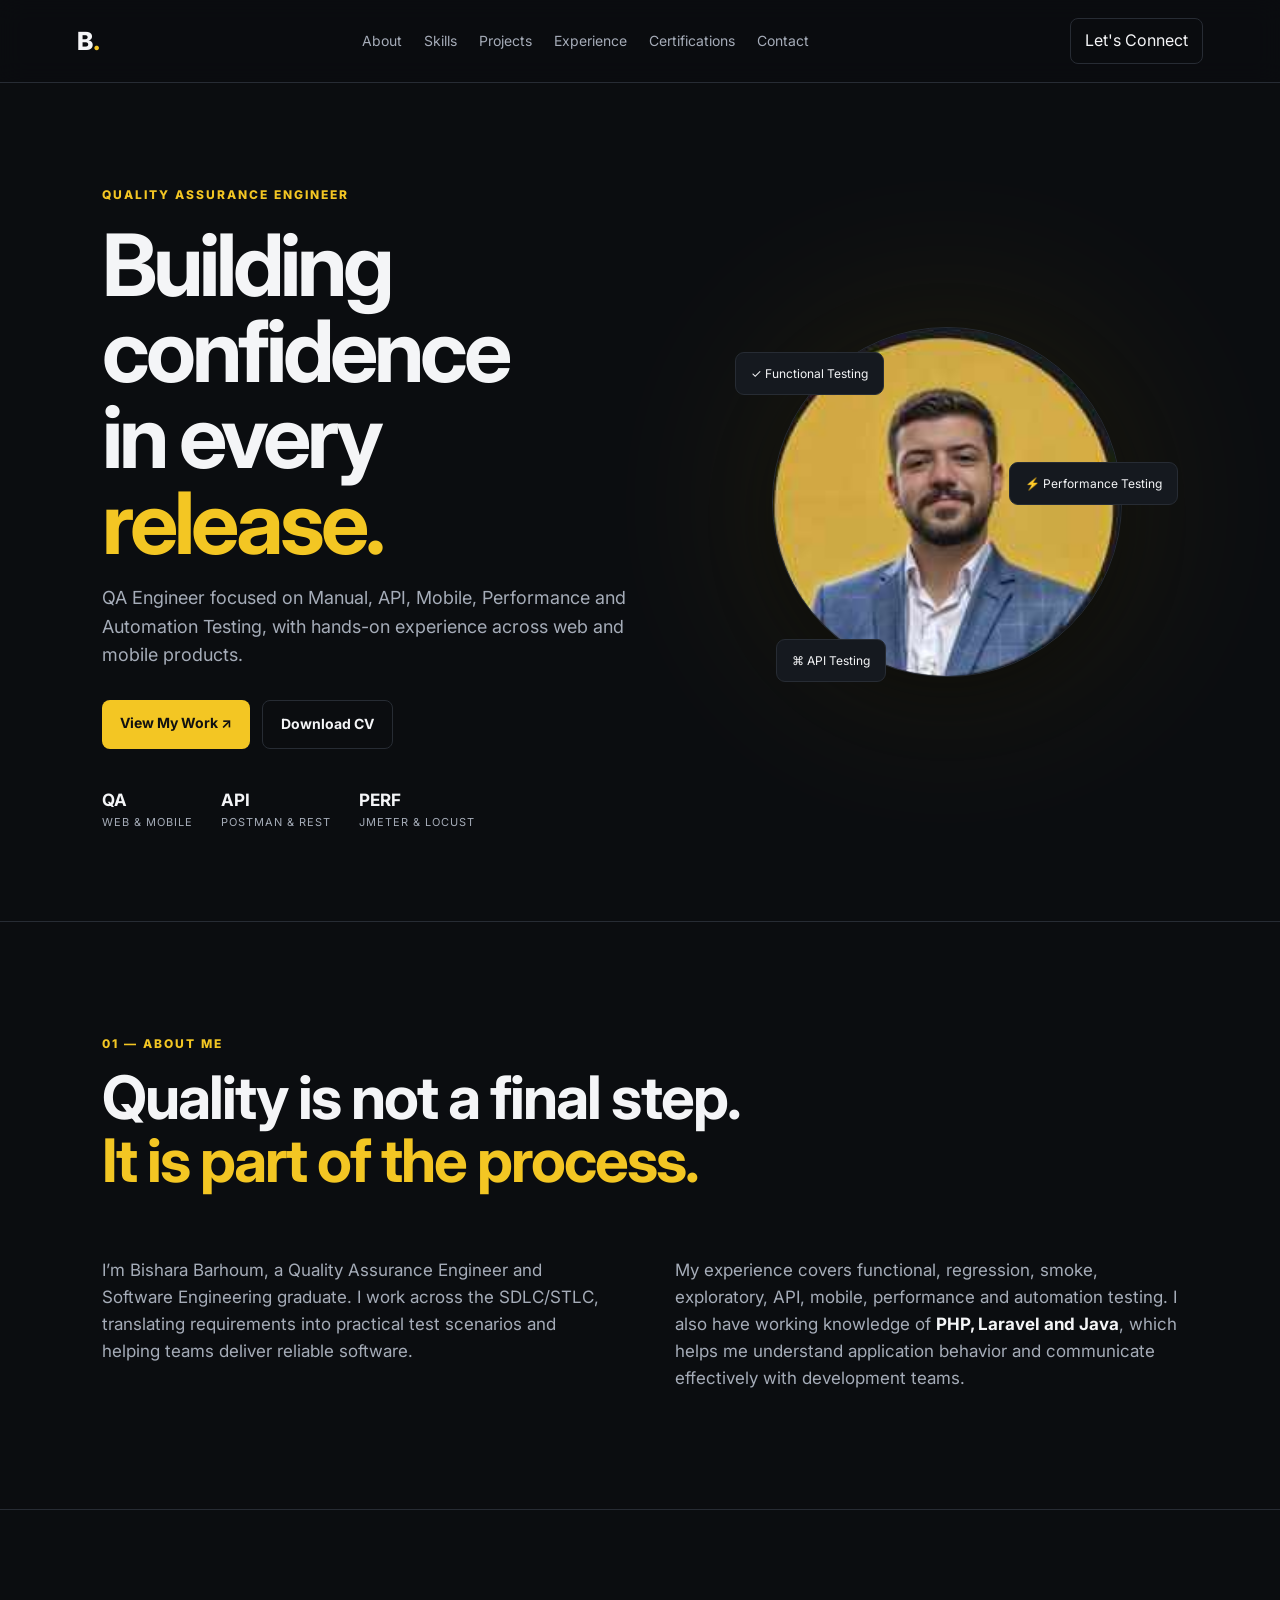
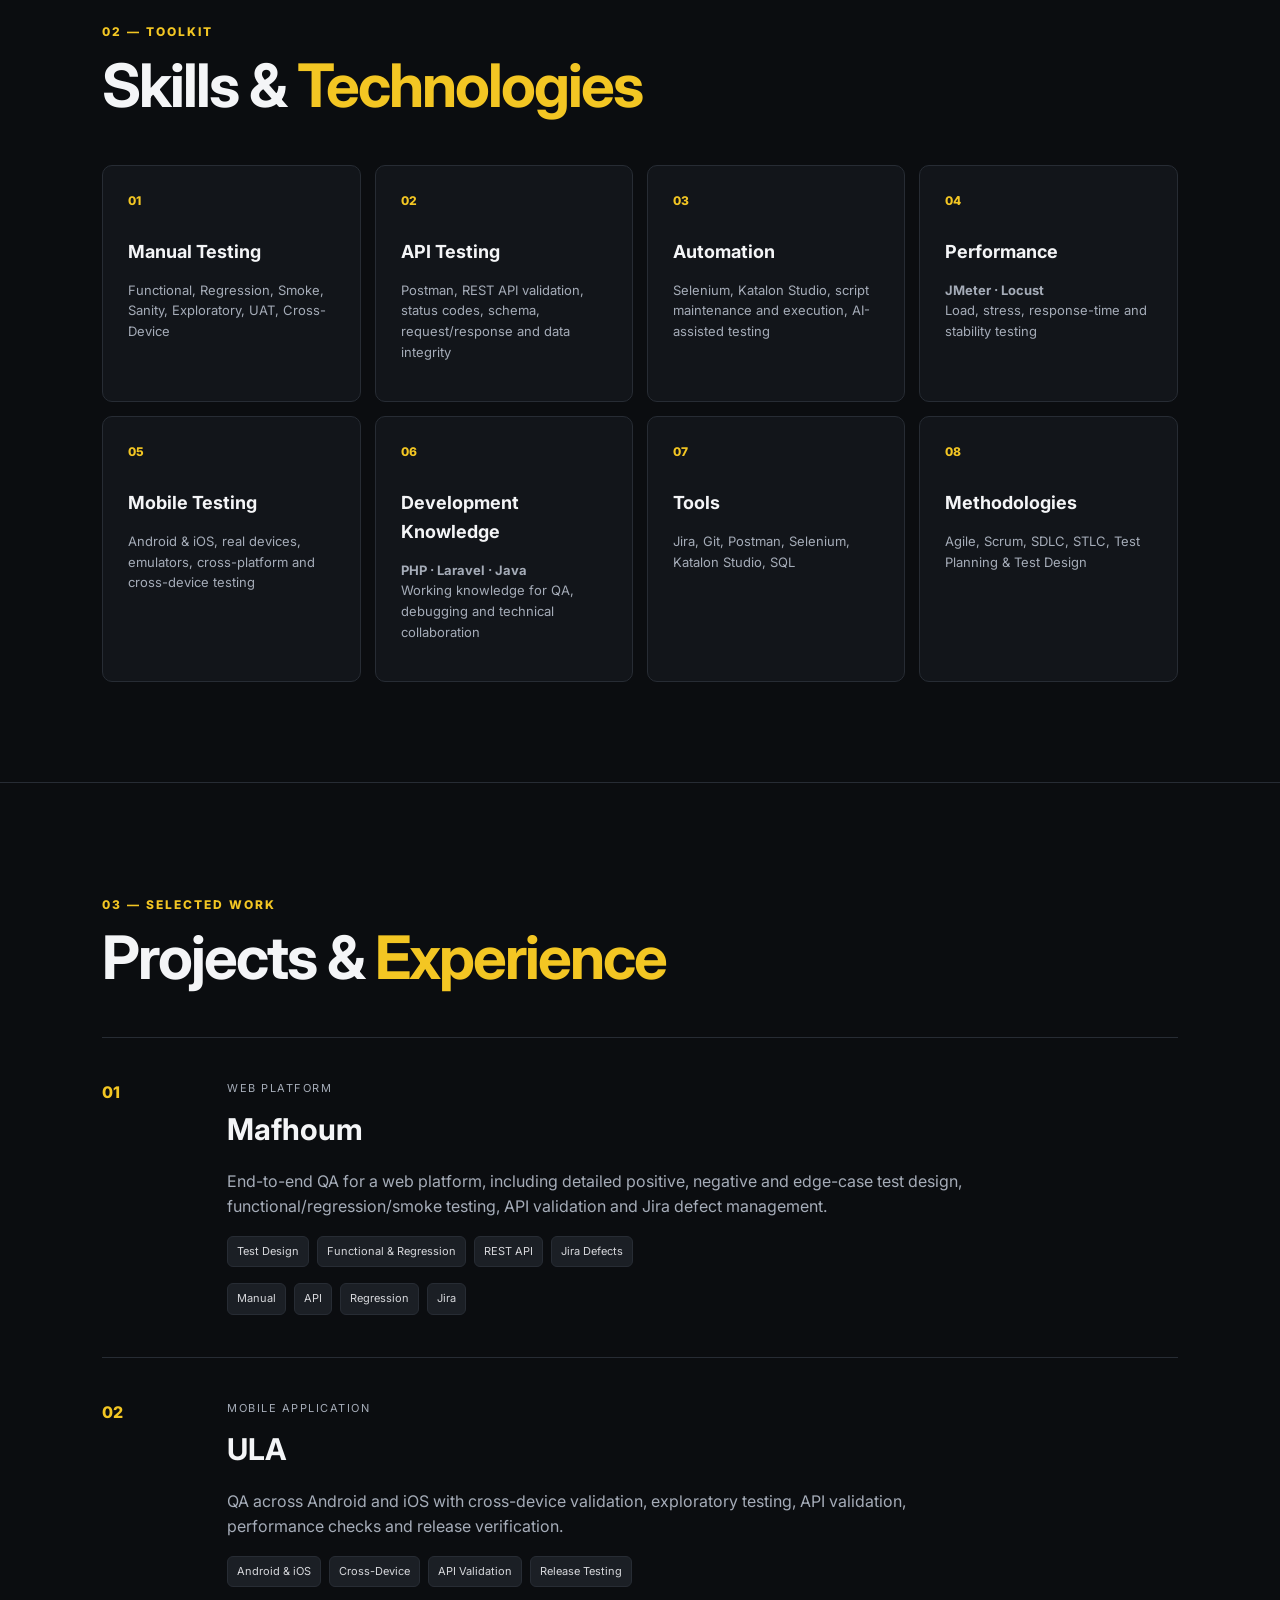
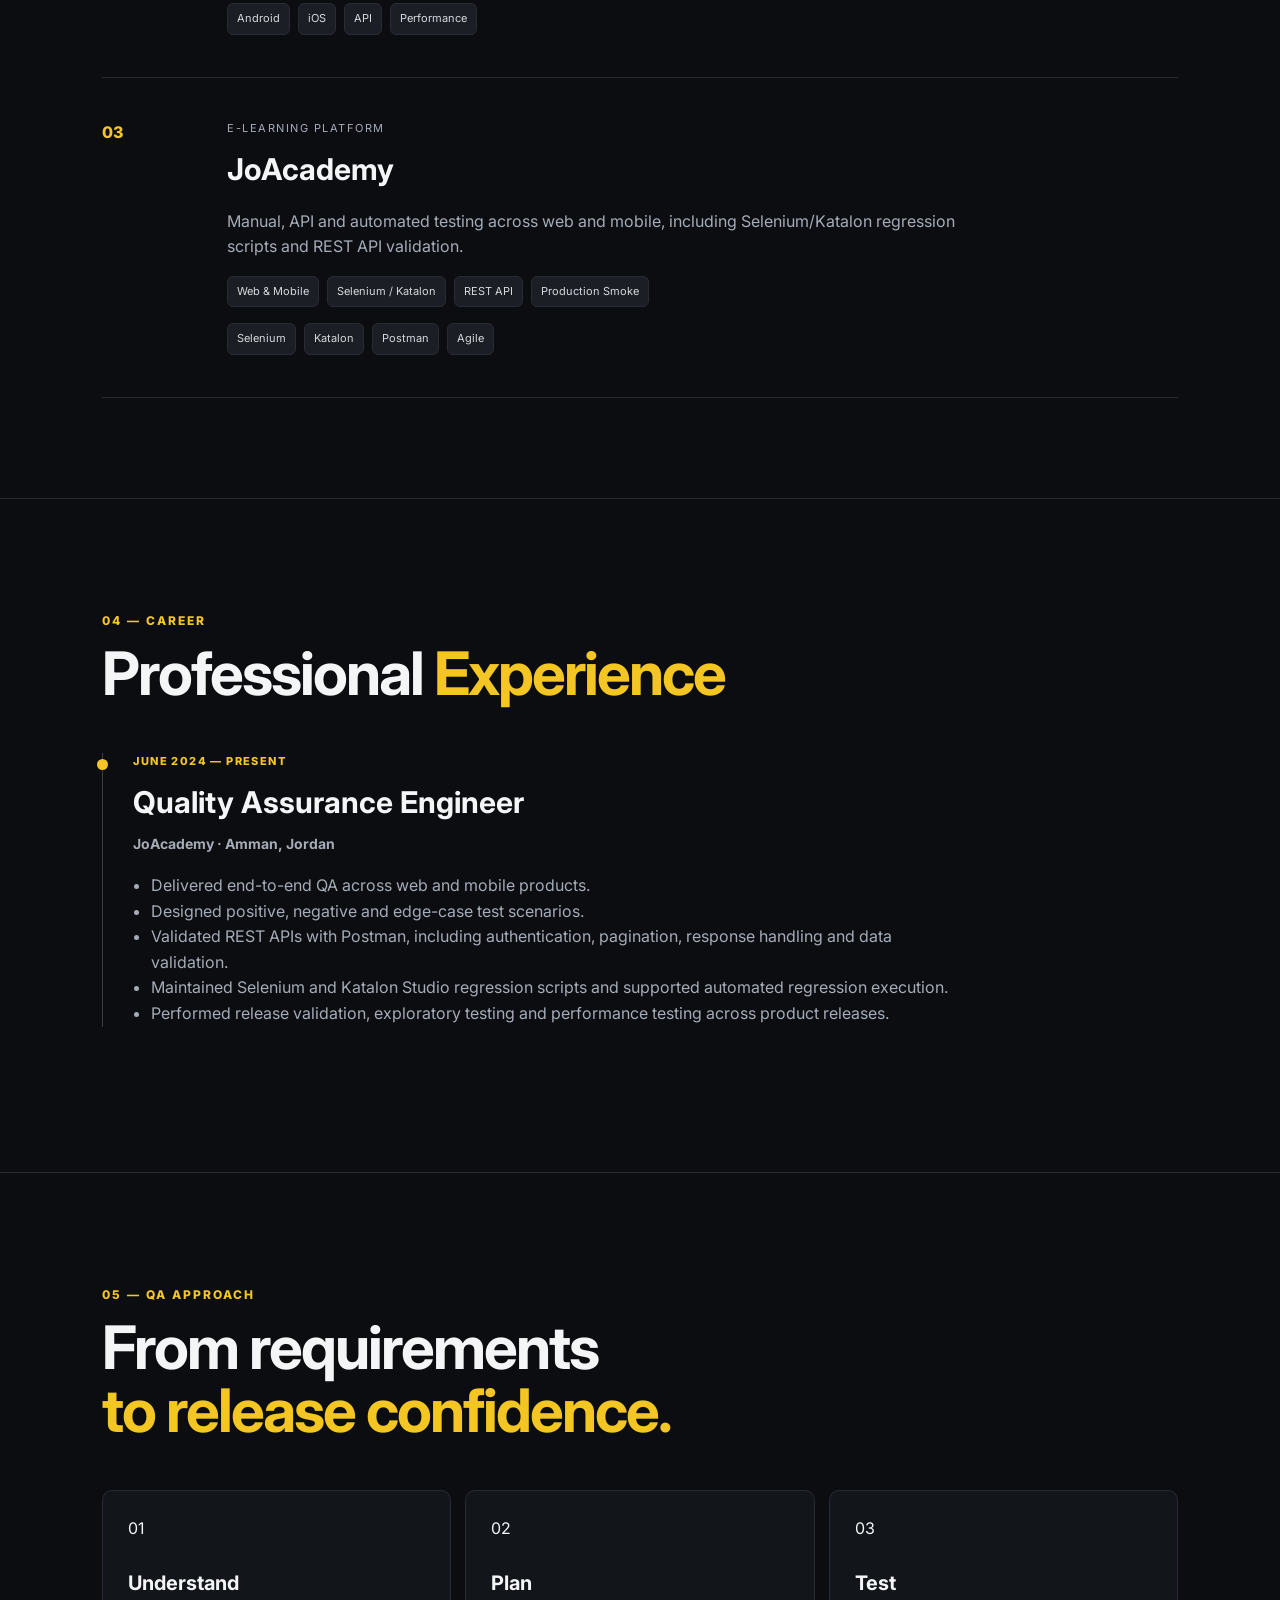
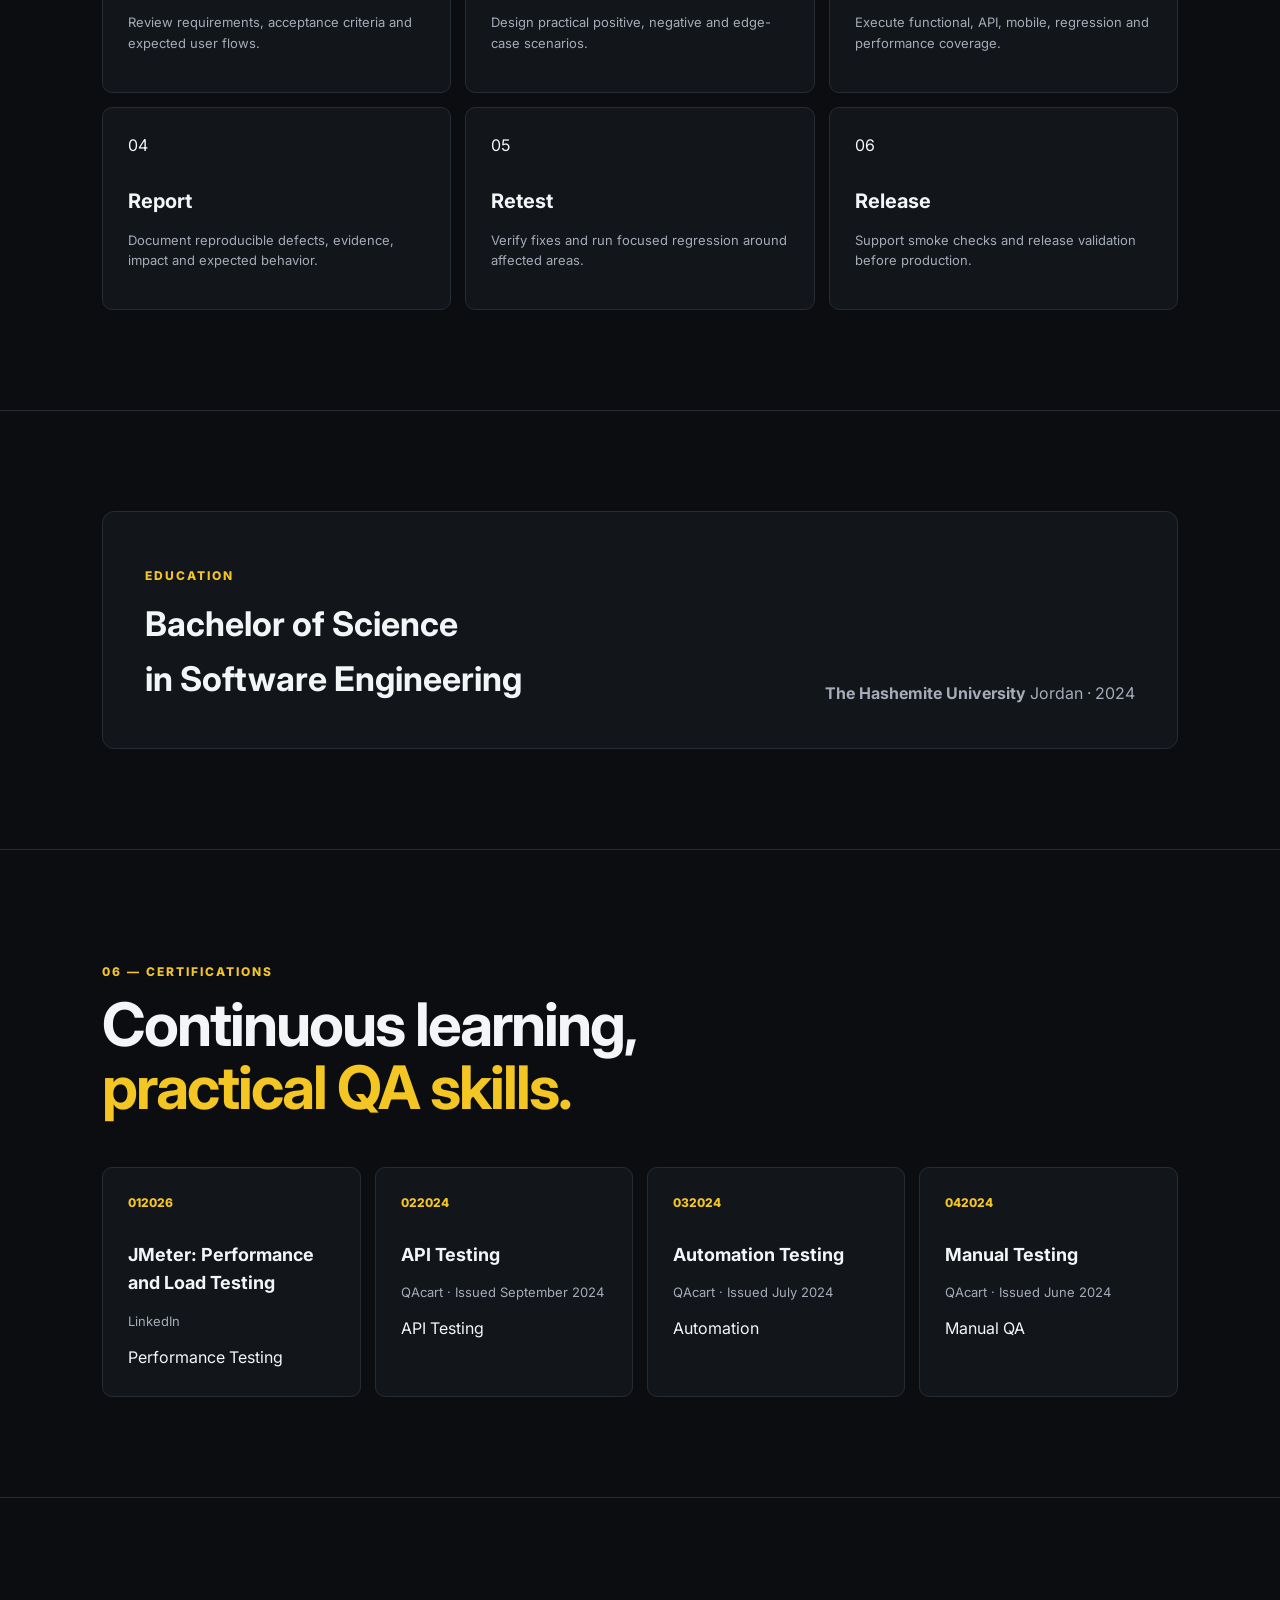
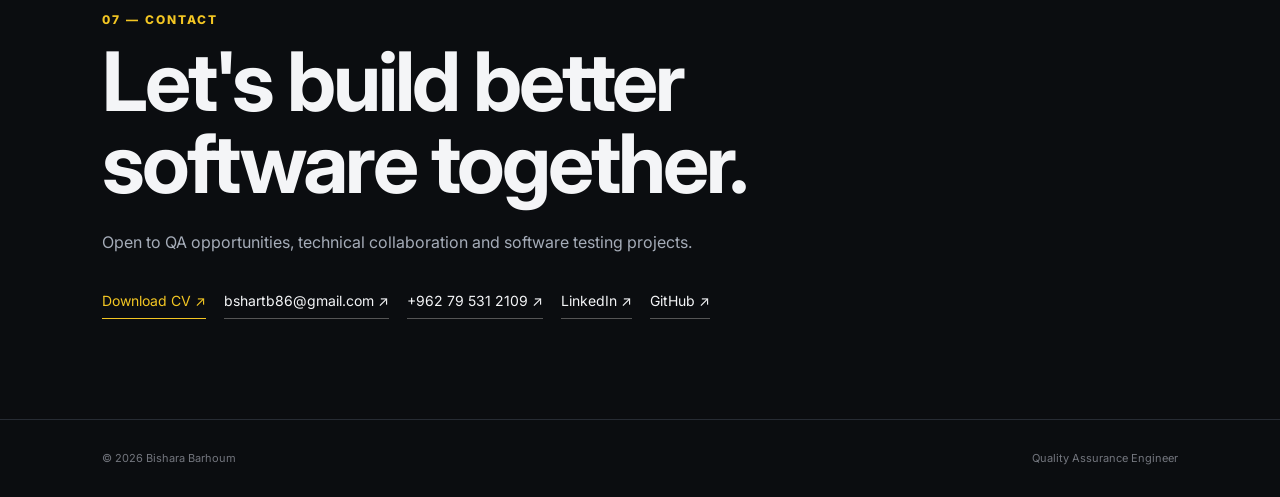
<file: index.html>
<!DOCTYPE html>
<html lang="en">
<head>
  <meta charset="UTF-8" />
  <meta name="viewport" content="width=device-width, initial-scale=1.0" />
  <meta name="description" content="Bishara Barhoum — Quality Assurance Engineer Portfolio" />
  <title>Bishara Barhoum | QA Engineer</title>
  <link rel="preconnect" href="https://fonts.googleapis.com">
  <link rel="preconnect" href="https://fonts.gstatic.com" crossorigin>
  <link href="https://fonts.googleapis.com/css2?family=Inter:wght@400;500;600;700;800&display=swap" rel="stylesheet">
  <link rel="stylesheet" href="style.css" />
</head>
<body>
  <header class="nav">
    <a class="brand" href="#home">B<span>.</span></a>
    <nav>
      <a href="#about">About</a>
      <a href="#skills">Skills</a>
      <a href="#projects">Projects</a>
      <a href="#experience">Experience</a>
      <a href="#certifications">Certifications</a>
      <a href="#contact">Contact</a>
    </nav>
    <a class="nav-btn" href="#contact">Let's Connect</a>
  </header>

  <main>
    <section id="home" class="hero">
      <div class="hero-copy">
        <p class="eyebrow">QUALITY ASSURANCE ENGINEER</p>
        <h1>Building confidence<br>in every <span>release.</span></h1>
        <p class="lead">
          QA Engineer focused on Manual, API, Mobile, Performance and Automation Testing,
          with hands-on experience across web and mobile products.
        </p>
        <div class="hero-actions">
          <a class="btn primary" href="#projects">View My Work <span>↗</span></a>
          <a class="btn secondary" href="cv.html" target="_blank" rel="noopener">Download CV</a>
        </div>
        <div class="quick-stats">
          <div><strong>QA</strong><span>Web & Mobile</span></div>
          <div><strong>API</strong><span>Postman & REST</span></div>
          <div><strong>PERF</strong><span>JMeter & Locust</span></div>
        </div>
      </div>
      <div class="hero-visual">
        <div class="glow"></div>
        <div class="photo-card">
          <img src="assets/profile.jpg" alt="Bishara Barhoum" />
        </div>
        <div class="floating-card card-one">✓ Functional Testing</div>
        <div class="floating-card card-two">⚡ Performance Testing</div>
        <div class="floating-card card-three">⌘ API Testing</div>
      </div>
    </section>

    <section id="about" class="section about">
      <div class="section-heading">
        <p class="eyebrow">01 — ABOUT ME</p>
        <h2>Quality is not a final step.<br><span>It is part of the process.</span></h2>
      </div>
      <div class="about-grid">
        <p>
          I’m Bishara Barhoum, a Quality Assurance Engineer and Software Engineering graduate.
          I work across the SDLC/STLC, translating requirements into practical test scenarios
          and helping teams deliver reliable software.
        </p>
        <p>
          My experience covers functional, regression, smoke, exploratory, API, mobile,
          performance and automation testing. I also have working knowledge of
          <strong>PHP, Laravel and Java</strong>, which helps me understand application
          behavior and communicate effectively with development teams.
        </p>
      </div>
    </section>

    <section id="skills" class="section">
      <div class="section-heading">
        <p class="eyebrow">02 — TOOLKIT</p>
        <h2>Skills & <span>Technologies</span></h2>
      </div>
      <div class="skills-grid">
        <article class="skill-card"><div class="icon">01</div><h3>Manual Testing</h3><p>Functional, Regression, Smoke, Sanity, Exploratory, UAT, Cross-Device</p></article>
        <article class="skill-card"><div class="icon">02</div><h3>API Testing</h3><p>Postman, REST API validation, status codes, schema, request/response and data integrity</p></article>
        <article class="skill-card"><div class="icon">03</div><h3>Automation</h3><p>Selenium, Katalon Studio, script maintenance and execution, AI-assisted testing</p></article>
        <article class="skill-card"><div class="icon">04</div><h3>Performance</h3><p><strong>JMeter · Locust</strong><br>Load, stress, response-time and stability testing</p></article>
        <article class="skill-card"><div class="icon">05</div><h3>Mobile Testing</h3><p>Android & iOS, real devices, emulators, cross-platform and cross-device testing</p></article>
        <article class="skill-card"><div class="icon">06</div><h3>Development Knowledge</h3><p><strong>PHP · Laravel · Java</strong><br>Working knowledge for QA, debugging and technical collaboration</p></article>
        <article class="skill-card"><div class="icon">07</div><h3>Tools</h3><p>Jira, Git, Postman, Selenium, Katalon Studio, SQL</p></article>
        <article class="skill-card"><div class="icon">08</div><h3>Methodologies</h3><p>Agile, Scrum, SDLC, STLC, Test Planning & Test Design</p></article>
      </div>
    </section>

    <section id="projects" class="section projects">
      <div class="section-heading">
        <p class="eyebrow">03 — SELECTED WORK</p>
        <h2>Projects & <span>Experience</span></h2>
      </div>
      <div class="project-list">
        <article class="project">
          <div class="project-number">01</div>
          <div>
            <p class="project-type">WEB PLATFORM</p>
            <h3>Mafhoum</h3>
            <p>End-to-end QA for a web platform, including detailed positive, negative and edge-case test design, functional/regression/smoke testing, API validation and Jira defect management.</p>
            <div class="project-details"><span>Test Design</span><span>Functional & Regression</span><span>REST API</span><span>Jira Defects</span></div>
            <div class="tags"><span>Manual</span><span>API</span><span>Regression</span><span>Jira</span></div>
          </div>
        </article>
        <article class="project">
          <div class="project-number">02</div>
          <div>
            <p class="project-type">MOBILE APPLICATION</p>
            <h3>ULA</h3>
            <p>QA across Android and iOS with cross-device validation, exploratory testing, API validation, performance checks and release verification.</p>
            <div class="project-details"><span>Android & iOS</span><span>Cross-Device</span><span>API Validation</span><span>Release Testing</span></div>
            <div class="tags"><span>Android</span><span>iOS</span><span>API</span><span>Performance</span></div>
          </div>
        </article>
        <article class="project">
          <div class="project-number">03</div>
          <div>
            <p class="project-type">E-LEARNING PLATFORM</p>
            <h3>JoAcademy</h3>
            <p>Manual, API and automated testing across web and mobile, including Selenium/Katalon regression scripts and REST API validation.</p>
            <div class="project-details"><span>Web & Mobile</span><span>Selenium / Katalon</span><span>REST API</span><span>Production Smoke</span></div>
            <div class="tags"><span>Selenium</span><span>Katalon</span><span>Postman</span><span>Agile</span></div>
          </div>
        </article>
      </div>
    </section>

    <section id="experience" class="section timeline-section">
      <div class="section-heading">
        <p class="eyebrow">04 — CAREER</p>
        <h2>Professional <span>Experience</span></h2>
      </div>
      <div class="timeline">
        <div class="timeline-item">
          <div class="timeline-dot"></div>
          <div class="timeline-date">JUNE 2024 — PRESENT</div>
          <h3>Quality Assurance Engineer</h3>
          <h4>JoAcademy · Amman, Jordan</h4>
          <ul>
            <li>Delivered end-to-end QA across web and mobile products.</li>
            <li>Designed positive, negative and edge-case test scenarios.</li>
            <li>Validated REST APIs with Postman, including authentication, pagination, response handling and data validation.</li>
            <li>Maintained Selenium and Katalon Studio regression scripts and supported automated regression execution.</li>
            <li>Performed release validation, exploratory testing and performance testing across product releases.</li>
          </ul>
        </div>
      </div>
    </section>

    <section class="section approach">
      <div class="section-heading">
        <p class="eyebrow">05 — QA APPROACH</p>
        <h2>From requirements<br><span>to release confidence.</span></h2>
      </div>
      <div class="approach-grid">
        <article><span>01</span><h3>Understand</h3><p>Review requirements, acceptance criteria and expected user flows.</p></article>
        <article><span>02</span><h3>Plan</h3><p>Design practical positive, negative and edge-case scenarios.</p></article>
        <article><span>03</span><h3>Test</h3><p>Execute functional, API, mobile, regression and performance coverage.</p></article>
        <article><span>04</span><h3>Report</h3><p>Document reproducible defects, evidence, impact and expected behavior.</p></article>
        <article><span>05</span><h3>Retest</h3><p>Verify fixes and run focused regression around affected areas.</p></article>
        <article><span>06</span><h3>Release</h3><p>Support smoke checks and release validation before production.</p></article>
      </div>
    </section>

    <section class="section education">
      <div class="edu-box">
        <div>
          <p class="eyebrow">EDUCATION</p>
          <h2>Bachelor of Science<br>in Software Engineering</h2>
        </div>
        <div class="edu-meta">
          <strong>The Hashemite University</strong>
          <span>Jordan · 2024</span>
        </div>
      </div>
    </section>


    <section id="certifications" class="section certifications">
      <div class="section-heading">
        <p class="eyebrow">06 — CERTIFICATIONS</p>
        <h2>Continuous learning,<br><span>practical QA skills.</span></h2>
      </div>
      <div class="cert-grid">
        <article class="cert-card">
          <div class="cert-top"><span>01</span><span>2026</span></div>
          <h3>JMeter: Performance and Load Testing</h3>
          <p>LinkedIn</p>
          <span class="cert-badge">Performance Testing</span>
        </article>
        <article class="cert-card">
          <div class="cert-top"><span>02</span><span>2024</span></div>
          <h3>API Testing</h3>
          <p>QAcart · Issued September 2024</p>
          <span class="cert-badge">API Testing</span>
        </article>
        <article class="cert-card">
          <div class="cert-top"><span>03</span><span>2024</span></div>
          <h3>Automation Testing</h3>
          <p>QAcart · Issued July 2024</p>
          <span class="cert-badge">Automation</span>
        </article>
        <article class="cert-card">
          <div class="cert-top"><span>04</span><span>2024</span></div>
          <h3>Manual Testing</h3>
          <p>QAcart · Issued June 2024</p>
          <span class="cert-badge">Manual QA</span>
        </article>
      </div>
    </section>

    <section id="contact" class="section contact">
      <p class="eyebrow">07 — CONTACT</p>
      <h2>Let's build better<br><span>software together.</span></h2>
      <p class="contact-copy">Open to QA opportunities, technical collaboration and software testing projects.</p>
      <div class="contact-links">
        <a href="cv.html" target="_blank" rel="noopener" class="cv-link">Download CV ↗</a><a href="mailto:bshartb86@gmail.com">bshartb86@gmail.com ↗</a>
        <a href="tel:+962795312109">+962 79 531 2109 ↗</a>
        <a href="https://www.linkedin.com/in/bishara-barhoum-b8505b319" target="_blank" rel="noopener">LinkedIn ↗</a>
        <a href="https://github.com/bshara1" target="_blank" rel="noopener">GitHub ↗</a>
      </div>
    </section>
  </main>

  <footer>
    <span>© 2026 Bishara Barhoum</span>
    <span>Quality Assurance Engineer</span>
  </footer>
  <script src="script.js"></script>
</body>
</html>
</file>
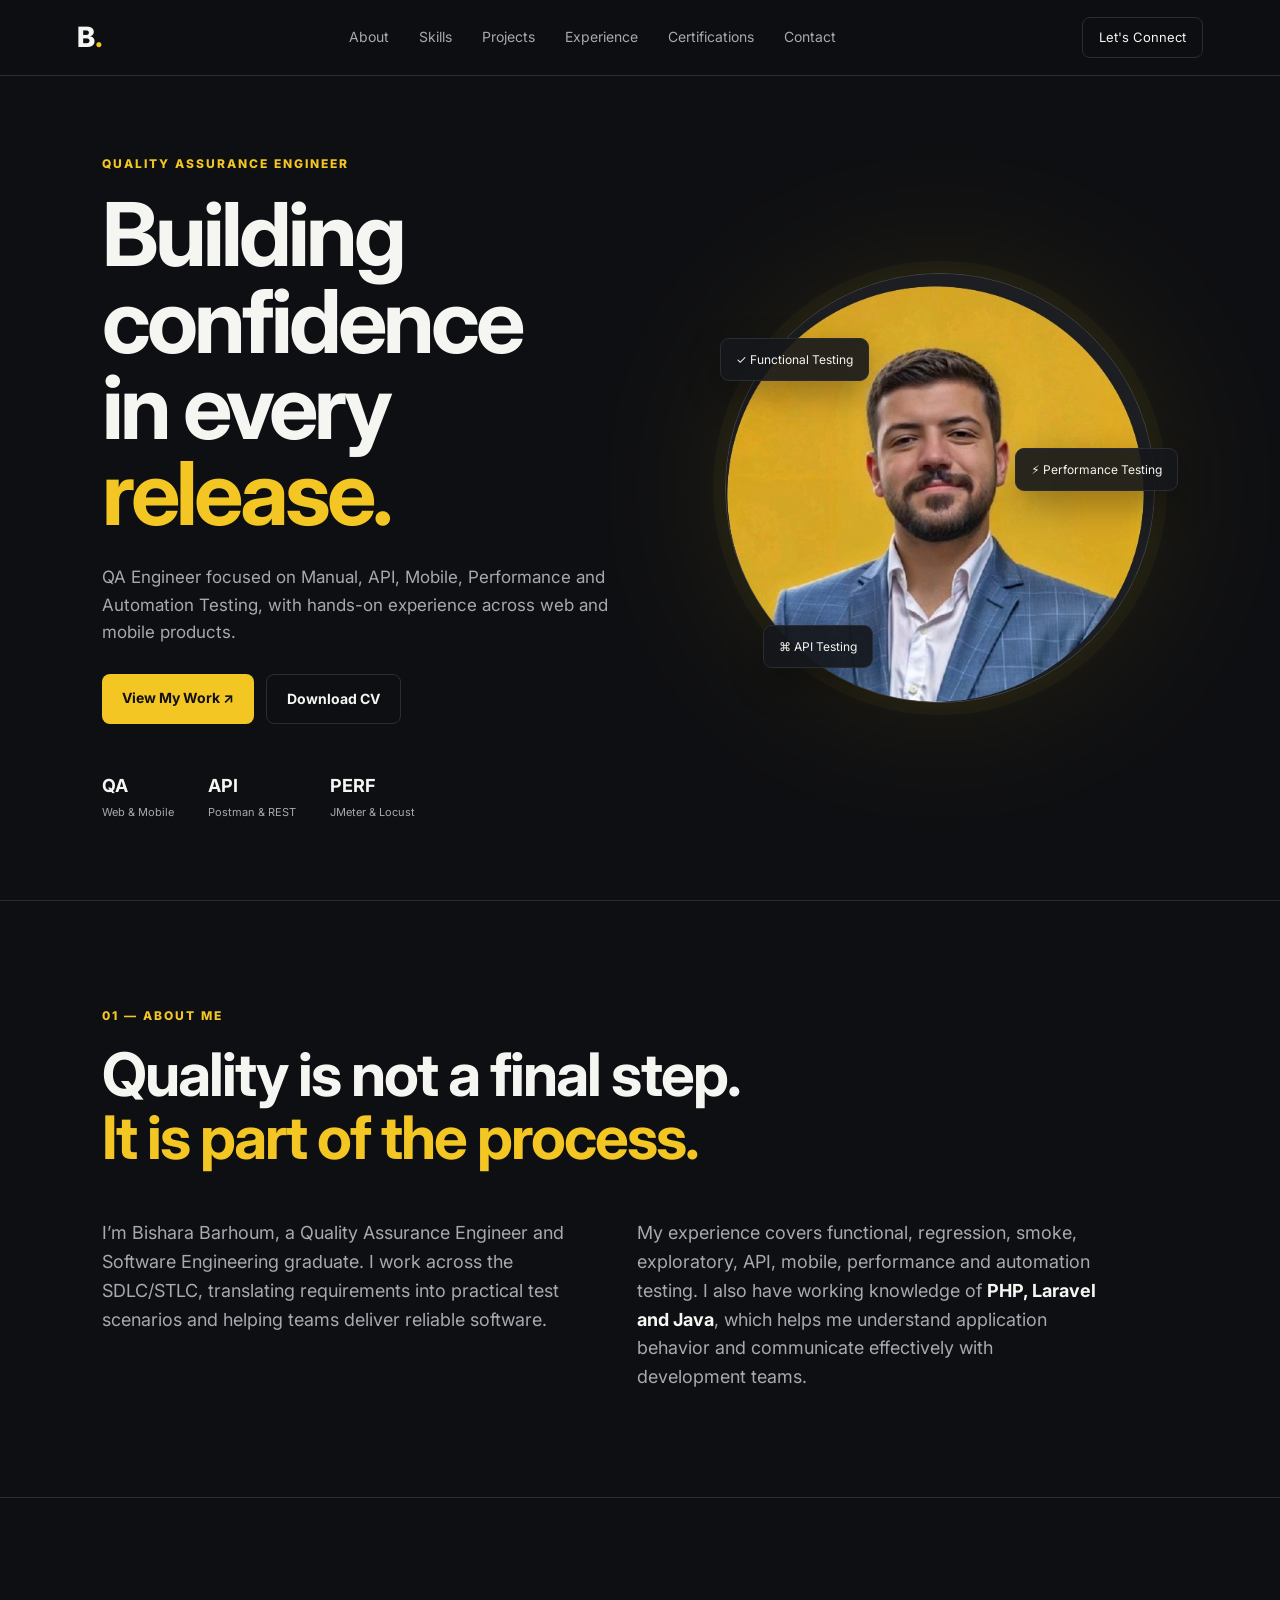
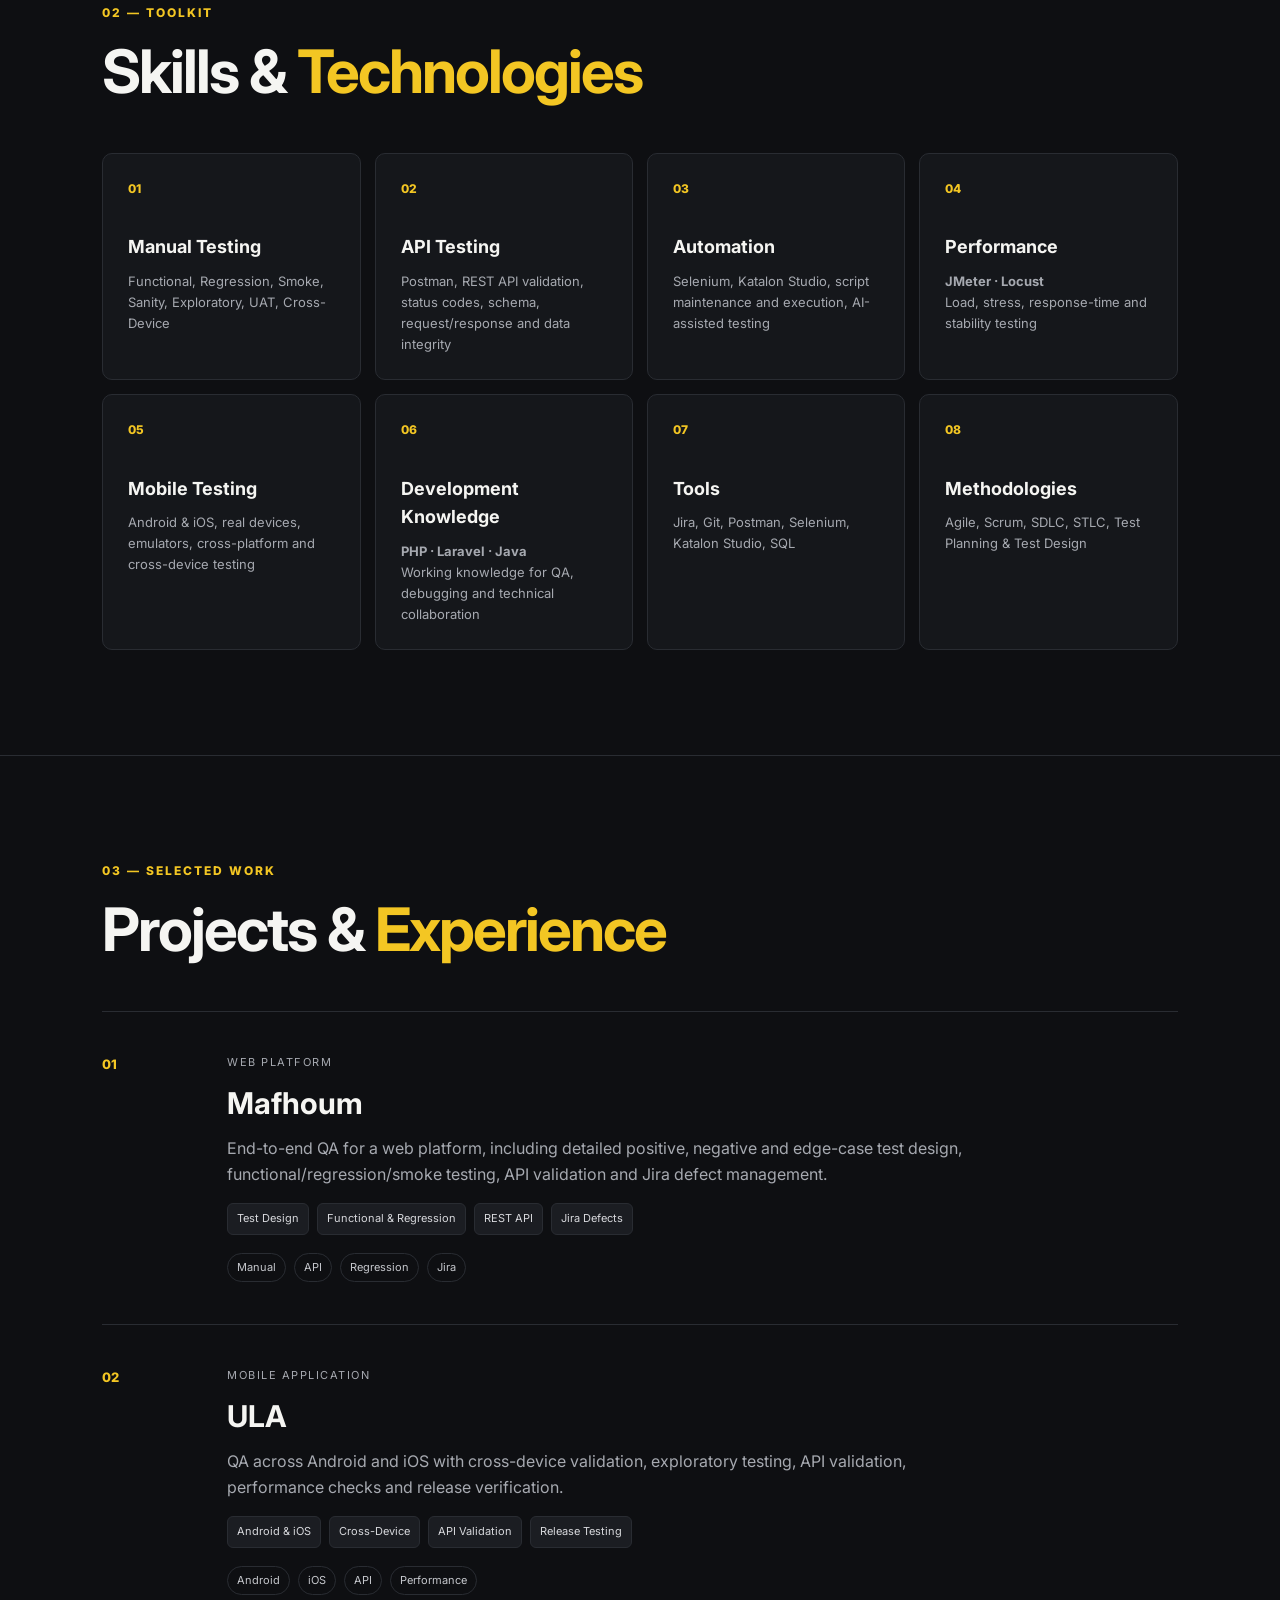
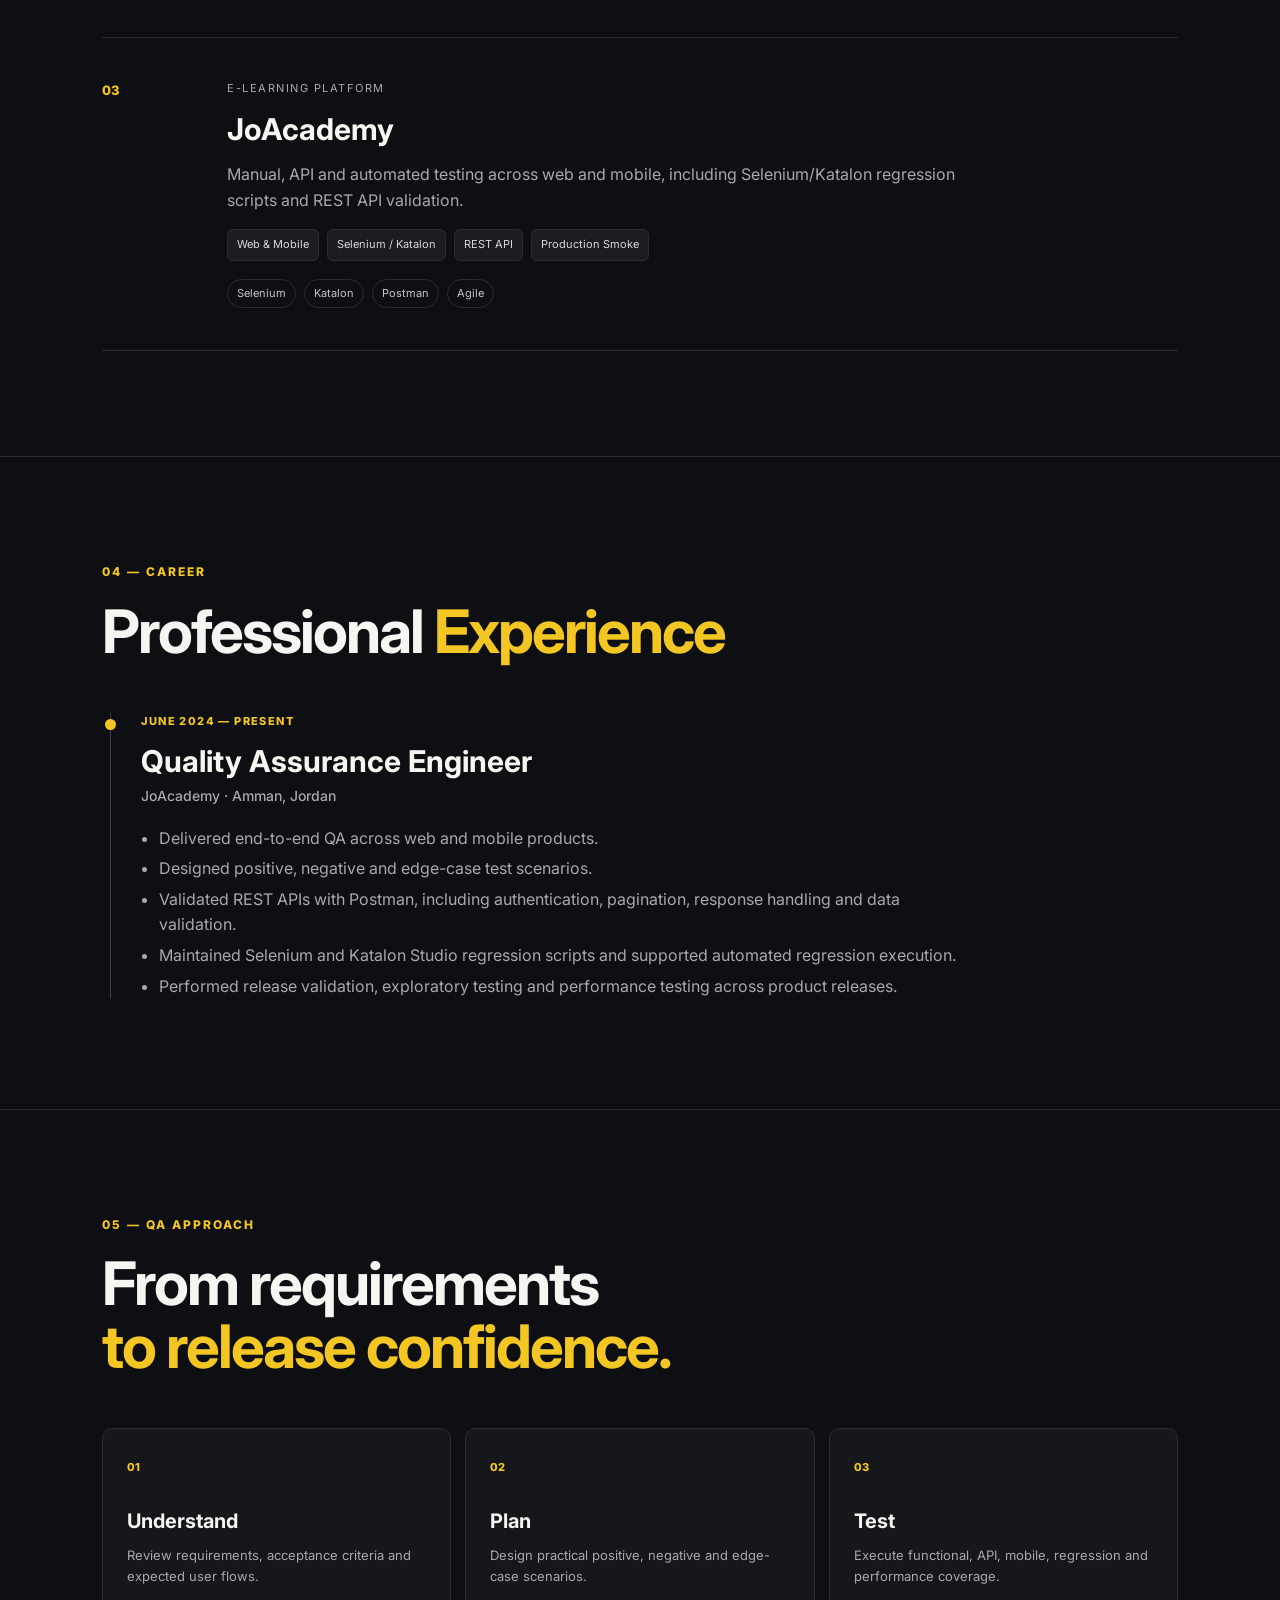
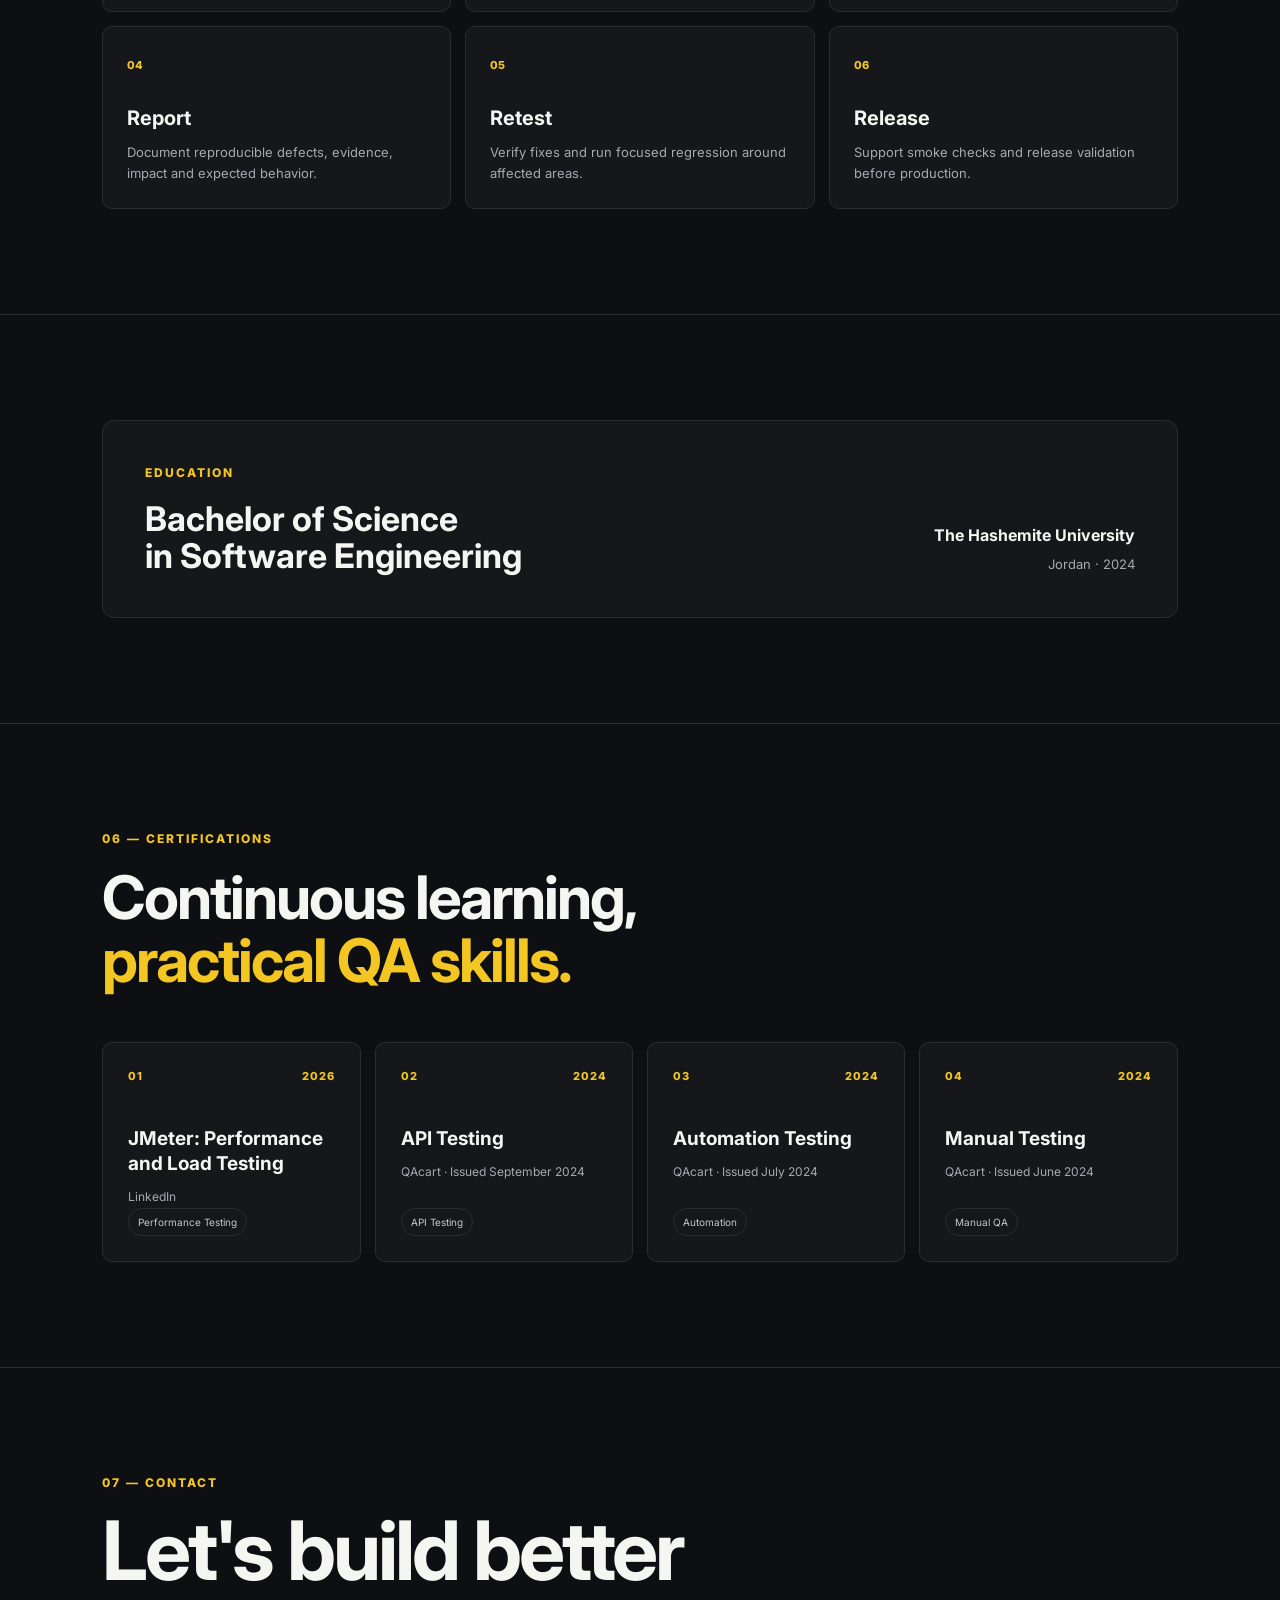
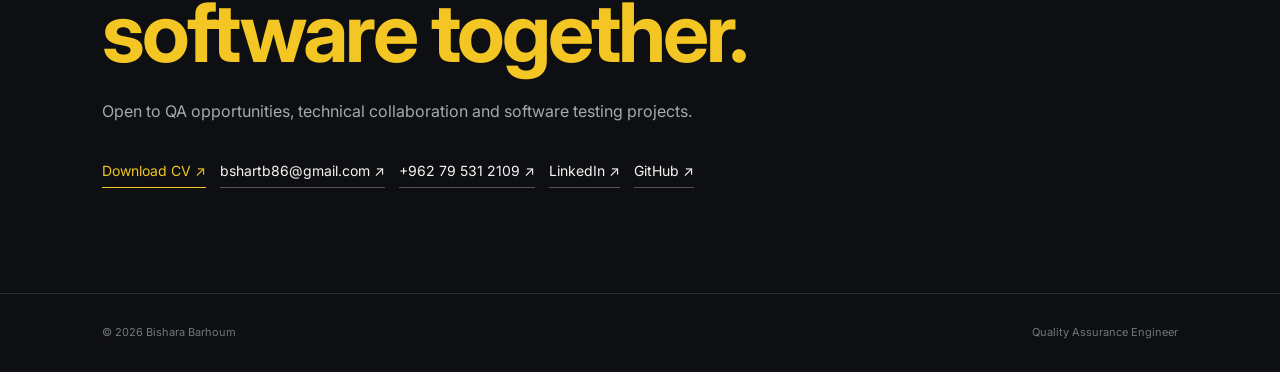
<file: qa-portfolio-final/index.html>
<!DOCTYPE html>
<html lang="en">
<head>
  <meta charset="UTF-8" />
  <meta name="viewport" content="width=device-width, initial-scale=1.0" />
  <meta name="description" content="Bishara Barhoum — Quality Assurance Engineer Portfolio" />
  <title>Bishara Barhoum | QA Engineer</title>
  <link rel="preconnect" href="https://fonts.googleapis.com">
  <link rel="preconnect" href="https://fonts.gstatic.com" crossorigin>
  <link href="https://fonts.googleapis.com/css2?family=Inter:wght@400;500;600;700;800&display=swap" rel="stylesheet">
  <link rel="stylesheet" href="style.css" />
</head>
<body>
  <header class="nav">
    <a class="brand" href="#home">B<span>.</span></a>
    <nav>
      <a href="#about">About</a>
      <a href="#skills">Skills</a>
      <a href="#projects">Projects</a>
      <a href="#experience">Experience</a>
      <a href="#certifications">Certifications</a>
      <a href="#contact">Contact</a>
    </nav>
    <a class="nav-btn" href="#contact">Let's Connect</a>
  </header>

  <main>
    <section id="home" class="hero">
      <div class="hero-copy">
        <p class="eyebrow">QUALITY ASSURANCE ENGINEER</p>
        <h1>Building confidence<br>in every <span>release.</span></h1>
        <p class="lead">
          QA Engineer focused on Manual, API, Mobile, Performance and Automation Testing,
          with hands-on experience across web and mobile products.
        </p>
        <div class="hero-actions">
          <a class="btn primary" href="#projects">View My Work <span>↗</span></a>
          <a class="btn secondary" href="Bishara_Barhoum_QA_Resume.pdf" target="_blank" rel="noopener">Download CV</a>
        </div>
        <div class="quick-stats">
          <div><strong>QA</strong><span>Web & Mobile</span></div>
          <div><strong>API</strong><span>Postman & REST</span></div>
          <div><strong>PERF</strong><span>JMeter & Locust</span></div>
        </div>
      </div>
      <div class="hero-visual">
        <div class="glow"></div>
        <div class="photo-card">
          <img src="assets/profile.jpg" alt="Bishara Barhoum" />
        </div>
        <div class="floating-card card-one">✓ Functional Testing</div>
        <div class="floating-card card-two">⚡ Performance Testing</div>
        <div class="floating-card card-three">⌘ API Testing</div>
      </div>
    </section>

    <section id="about" class="section about">
      <div class="section-heading">
        <p class="eyebrow">01 — ABOUT ME</p>
        <h2>Quality is not a final step.<br><span>It is part of the process.</span></h2>
      </div>
      <div class="about-grid">
        <p>
          I’m Bishara Barhoum, a Quality Assurance Engineer and Software Engineering graduate.
          I work across the SDLC/STLC, translating requirements into practical test scenarios
          and helping teams deliver reliable software.
        </p>
        <p>
          My experience covers functional, regression, smoke, exploratory, API, mobile,
          performance and automation testing. I also have working knowledge of
          <strong>PHP, Laravel and Java</strong>, which helps me understand application
          behavior and communicate effectively with development teams.
        </p>
      </div>
    </section>

    <section id="skills" class="section">
      <div class="section-heading">
        <p class="eyebrow">02 — TOOLKIT</p>
        <h2>Skills & <span>Technologies</span></h2>
      </div>
      <div class="skills-grid">
        <article class="skill-card"><div class="icon">01</div><h3>Manual Testing</h3><p>Functional, Regression, Smoke, Sanity, Exploratory, UAT, Cross-Device</p></article>
        <article class="skill-card"><div class="icon">02</div><h3>API Testing</h3><p>Postman, REST API validation, status codes, schema, request/response and data integrity</p></article>
        <article class="skill-card"><div class="icon">03</div><h3>Automation</h3><p>Selenium, Katalon Studio, script maintenance and execution, AI-assisted testing</p></article>
        <article class="skill-card"><div class="icon">04</div><h3>Performance</h3><p><strong>JMeter · Locust</strong><br>Load, stress, response-time and stability testing</p></article>
        <article class="skill-card"><div class="icon">05</div><h3>Mobile Testing</h3><p>Android & iOS, real devices, emulators, cross-platform and cross-device testing</p></article>
        <article class="skill-card"><div class="icon">06</div><h3>Development Knowledge</h3><p><strong>PHP · Laravel · Java</strong><br>Working knowledge for QA, debugging and technical collaboration</p></article>
        <article class="skill-card"><div class="icon">07</div><h3>Tools</h3><p>Jira, Git, Postman, Selenium, Katalon Studio, SQL</p></article>
        <article class="skill-card"><div class="icon">08</div><h3>Methodologies</h3><p>Agile, Scrum, SDLC, STLC, Test Planning & Test Design</p></article>
      </div>
    </section>

    <section id="projects" class="section projects">
      <div class="section-heading">
        <p class="eyebrow">03 — SELECTED WORK</p>
        <h2>Projects & <span>Experience</span></h2>
      </div>
      <div class="project-list">
        <article class="project">
          <div class="project-number">01</div>
          <div>
            <p class="project-type">WEB PLATFORM</p>
            <h3>Mafhoum</h3>
            <p>End-to-end QA for a web platform, including detailed positive, negative and edge-case test design, functional/regression/smoke testing, API validation and Jira defect management.</p>
            <div class="project-details"><span>Test Design</span><span>Functional & Regression</span><span>REST API</span><span>Jira Defects</span></div>
            <div class="tags"><span>Manual</span><span>API</span><span>Regression</span><span>Jira</span></div>
          </div>
        </article>
        <article class="project">
          <div class="project-number">02</div>
          <div>
            <p class="project-type">MOBILE APPLICATION</p>
            <h3>ULA</h3>
            <p>QA across Android and iOS with cross-device validation, exploratory testing, API validation, performance checks and release verification.</p>
            <div class="project-details"><span>Android & iOS</span><span>Cross-Device</span><span>API Validation</span><span>Release Testing</span></div>
            <div class="tags"><span>Android</span><span>iOS</span><span>API</span><span>Performance</span></div>
          </div>
        </article>
        <article class="project">
          <div class="project-number">03</div>
          <div>
            <p class="project-type">E-LEARNING PLATFORM</p>
            <h3>JoAcademy</h3>
            <p>Manual, API and automated testing across web and mobile, including Selenium/Katalon regression scripts and REST API validation.</p>
            <div class="project-details"><span>Web & Mobile</span><span>Selenium / Katalon</span><span>REST API</span><span>Production Smoke</span></div>
            <div class="tags"><span>Selenium</span><span>Katalon</span><span>Postman</span><span>Agile</span></div>
          </div>
        </article>
      </div>
    </section>

    <section id="experience" class="section timeline-section">
      <div class="section-heading">
        <p class="eyebrow">04 — CAREER</p>
        <h2>Professional <span>Experience</span></h2>
      </div>
      <div class="timeline">
        <div class="timeline-item">
          <div class="timeline-dot"></div>
          <div class="timeline-date">JUNE 2024 — PRESENT</div>
          <h3>Quality Assurance Engineer</h3>
          <h4>JoAcademy · Amman, Jordan</h4>
          <ul>
            <li>Delivered end-to-end QA across web and mobile products.</li>
            <li>Designed positive, negative and edge-case test scenarios.</li>
            <li>Validated REST APIs with Postman, including authentication, pagination, response handling and data validation.</li>
            <li>Maintained Selenium and Katalon Studio regression scripts and supported automated regression execution.</li>
            <li>Performed release validation, exploratory testing and performance testing across product releases.</li>
          </ul>
        </div>
      </div>
    </section>

    <section class="section approach">
      <div class="section-heading">
        <p class="eyebrow">05 — QA APPROACH</p>
        <h2>From requirements<br><span>to release confidence.</span></h2>
      </div>
      <div class="approach-grid">
        <article><span>01</span><h3>Understand</h3><p>Review requirements, acceptance criteria and expected user flows.</p></article>
        <article><span>02</span><h3>Plan</h3><p>Design practical positive, negative and edge-case scenarios.</p></article>
        <article><span>03</span><h3>Test</h3><p>Execute functional, API, mobile, regression and performance coverage.</p></article>
        <article><span>04</span><h3>Report</h3><p>Document reproducible defects, evidence, impact and expected behavior.</p></article>
        <article><span>05</span><h3>Retest</h3><p>Verify fixes and run focused regression around affected areas.</p></article>
        <article><span>06</span><h3>Release</h3><p>Support smoke checks and release validation before production.</p></article>
      </div>
    </section>

    <section class="section education">
      <div class="edu-box">
        <div>
          <p class="eyebrow">EDUCATION</p>
          <h2>Bachelor of Science<br>in Software Engineering</h2>
        </div>
        <div class="edu-meta">
          <strong>The Hashemite University</strong>
          <span>Jordan · 2024</span>
        </div>
      </div>
    </section>


    <section id="certifications" class="section certifications">
      <div class="section-heading">
        <p class="eyebrow">06 — CERTIFICATIONS</p>
        <h2>Continuous learning,<br><span>practical QA skills.</span></h2>
      </div>
      <div class="cert-grid">
        <article class="cert-card">
          <div class="cert-top"><span>01</span><span>2026</span></div>
          <h3>JMeter: Performance and Load Testing</h3>
          <p>LinkedIn</p>
          <span class="cert-badge">Performance Testing</span>
        </article>
        <article class="cert-card">
          <div class="cert-top"><span>02</span><span>2024</span></div>
          <h3>API Testing</h3>
          <p>QAcart · Issued September 2024</p>
          <span class="cert-badge">API Testing</span>
        </article>
        <article class="cert-card">
          <div class="cert-top"><span>03</span><span>2024</span></div>
          <h3>Automation Testing</h3>
          <p>QAcart · Issued July 2024</p>
          <span class="cert-badge">Automation</span>
        </article>
        <article class="cert-card">
          <div class="cert-top"><span>04</span><span>2024</span></div>
          <h3>Manual Testing</h3>
          <p>QAcart · Issued June 2024</p>
          <span class="cert-badge">Manual QA</span>
        </article>
      </div>
    </section>

    <section id="contact" class="section contact">
      <p class="eyebrow">07 — CONTACT</p>
      <h2>Let's build better<br><span>software together.</span></h2>
      <p class="contact-copy">Open to QA opportunities, technical collaboration and software testing projects.</p>
      <div class="contact-links">
        <a href="Bishara_Barhoum_QA_Resume.pdf" target="_blank" rel="noopener" class="cv-link">Download CV ↗</a><a href="mailto:bshartb86@gmail.com">bshartb86@gmail.com ↗</a>
        <a href="tel:+962795312109">+962 79 531 2109 ↗</a>
        <a href="https://www.linkedin.com/in/bishara-barhoum-b8505b319" target="_blank" rel="noopener">LinkedIn ↗</a>
        <a href="https://github.com/bshara1" target="_blank" rel="noopener">GitHub ↗</a>
      </div>
    </section>
  </main>

  <footer>
    <span>© 2026 Bishara Barhoum</span>
    <span>Quality Assurance Engineer</span>
  </footer>
  <script src="script.js"></script>
</body>
</html>
</file>
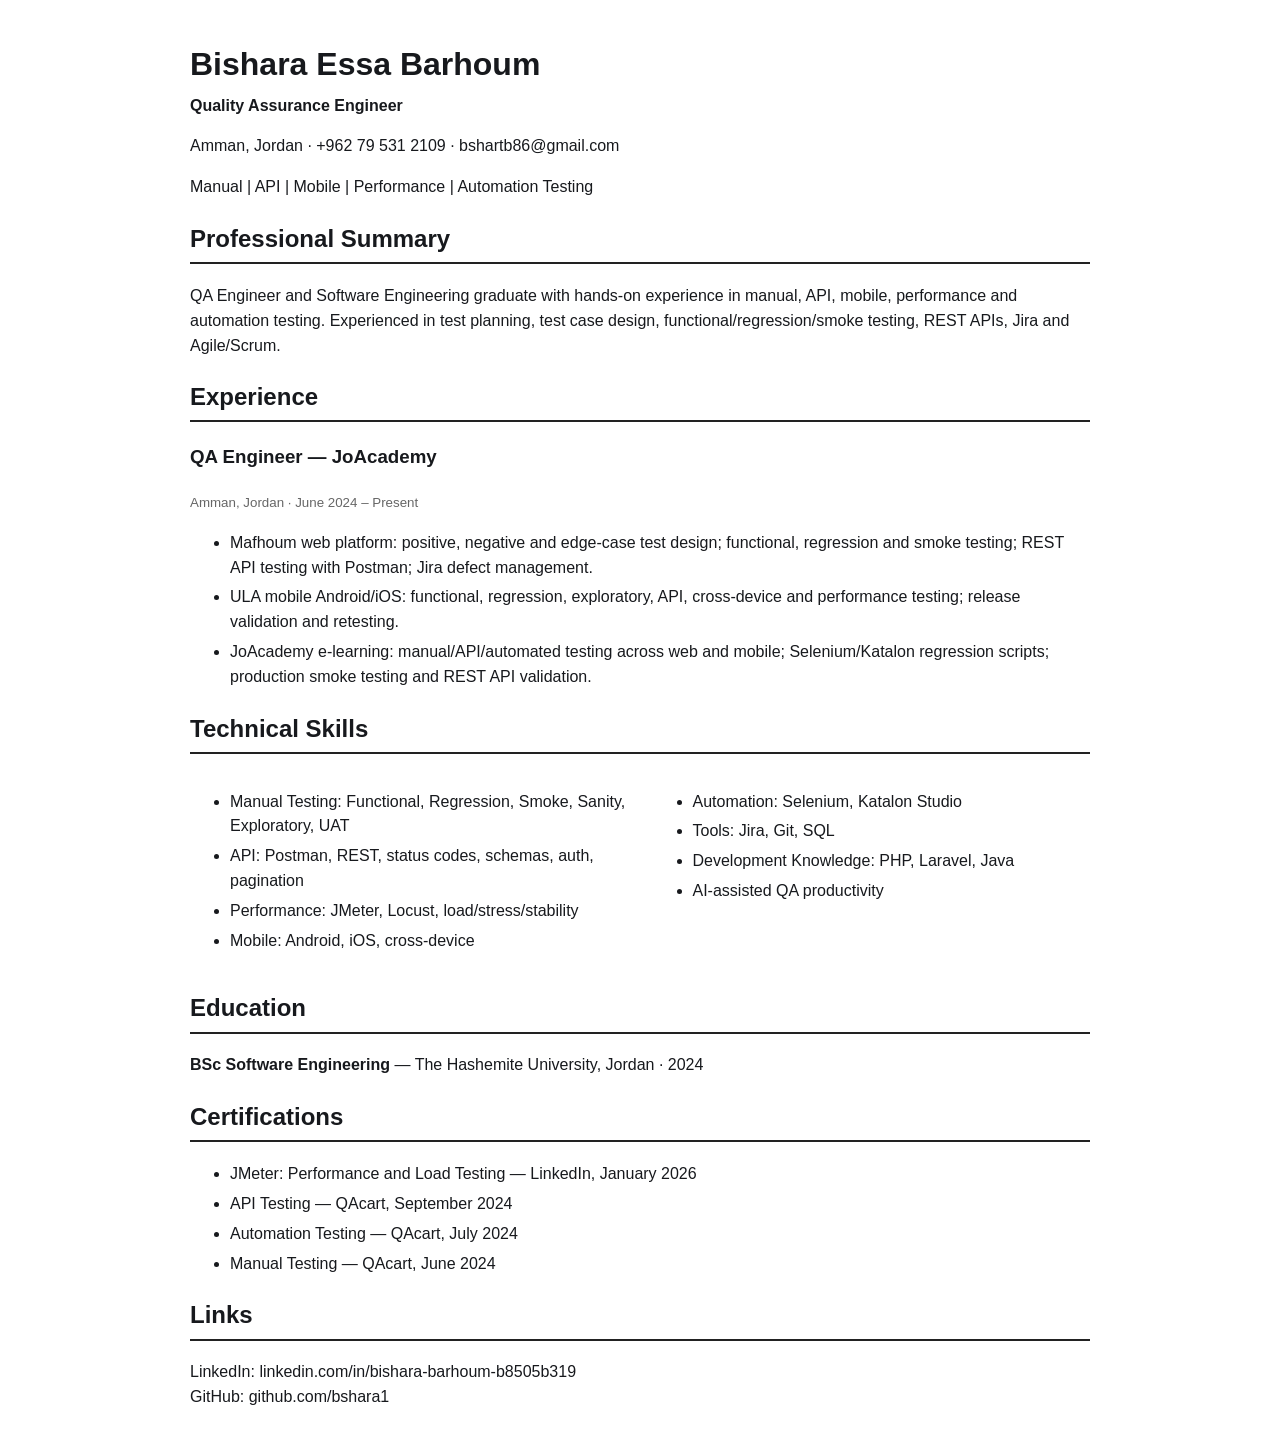
<file: cv.html>
<!doctype html><html lang="en"><head><meta charset="utf-8"><meta name="viewport" content="width=device-width,initial-scale=1"><title>Bishara Barhoum | QA Engineer CV</title><style>body{font-family:Arial,sans-serif;max-width:900px;margin:40px auto;padding:0 24px;color:#17191d;line-height:1.55}h1{margin-bottom:4px}h2{border-bottom:2px solid #222;padding-bottom:5px}small{color:#666}.grid{display:grid;grid-template-columns:1fr 1fr;gap:25px}li{margin:5px 0}@media(max-width:650px){.grid{grid-template-columns:1fr}}</style></head><body><h1>Bishara Essa Barhoum</h1><strong>Quality Assurance Engineer</strong><p>Amman, Jordan · +962 79 531 2109 · bshartb86@gmail.com</p><p>Manual | API | Mobile | Performance | Automation Testing</p><h2>Professional Summary</h2><p>QA Engineer and Software Engineering graduate with hands-on experience in manual, API, mobile, performance and automation testing. Experienced in test planning, test case design, functional/regression/smoke testing, REST APIs, Jira and Agile/Scrum.</p><h2>Experience</h2><h3>QA Engineer — JoAcademy</h3><small>Amman, Jordan · June 2024 – Present</small><ul><li>Mafhoum web platform: positive, negative and edge-case test design; functional, regression and smoke testing; REST API testing with Postman; Jira defect management.</li><li>ULA mobile Android/iOS: functional, regression, exploratory, API, cross-device and performance testing; release validation and retesting.</li><li>JoAcademy e-learning: manual/API/automated testing across web and mobile; Selenium/Katalon regression scripts; production smoke testing and REST API validation.</li></ul><h2>Technical Skills</h2><div class="grid"><div><ul><li>Manual Testing: Functional, Regression, Smoke, Sanity, Exploratory, UAT</li><li>API: Postman, REST, status codes, schemas, auth, pagination</li><li>Performance: JMeter, Locust, load/stress/stability</li><li>Mobile: Android, iOS, cross-device</li></ul></div><div><ul><li>Automation: Selenium, Katalon Studio</li><li>Tools: Jira, Git, SQL</li><li>Development Knowledge: PHP, Laravel, Java</li><li>AI-assisted QA productivity</li></ul></div></div><h2>Education</h2><p><strong>BSc Software Engineering</strong> — The Hashemite University, Jordan · 2024</p><h2>Certifications</h2><ul><li>JMeter: Performance and Load Testing — LinkedIn, January 2026</li><li>API Testing — QAcart, September 2024</li><li>Automation Testing — QAcart, July 2024</li><li>Manual Testing — QAcart, June 2024</li></ul><h2>Links</h2><p>LinkedIn: linkedin.com/in/bishara-barhoum-b8505b319<br>GitHub: github.com/bshara1</p></body></html>
</file>
<file: style.css>
:root{--bg:#0b0d10;--panel:#12151a;--line:#272c34;--text:#f4f5f7;--muted:#a5acb8;--accent:#f3c623;--accent2:#ffd84d}*{box-sizing:border-box}html{scroll-behavior:smooth}body{margin:0;background:var(--bg);color:var(--text);font-family:Inter,Arial,sans-serif;line-height:1.6}a{color:inherit;text-decoration:none}.nav{position:sticky;top:0;z-index:20;display:flex;align-items:center;justify-content:space-between;padding:18px 6vw;background:rgba(11,13,16,.92);backdrop-filter:blur(12px);border-bottom:1px solid var(--line)}.brand{font-size:25px;font-weight:800}.brand span{color:var(--accent)}nav{display:flex;gap:22px}nav a{color:var(--muted);font-size:14px}nav a:hover{color:var(--accent)}.nav-btn{padding:9px 14px;border:1px solid var(--line);border-radius:8px}.hero{min-height:90vh;display:grid;grid-template-columns:1.1fr .9fr;gap:50px;align-items:center;padding:90px 8vw}.eyebrow,.eye brow{color:var(--accent);font-size:12px;font-weight:800;letter-spacing:2px}.hero h1{font-size:clamp(48px,7vw,86px);line-height:1;letter-spacing:-4px;margin:18px 0}.hero h1 span,.section-heading span{color:var(--accent)}.lead{max-width:700px;color:var(--muted);font-size:18px}.hero-actions{display:flex;gap:12px;margin-top:30px;flex-wrap:wrap}.btn{display:inline-block;padding:12px 18px;border-radius:8px;font-weight:700;font-size:14px}.primary{background:var(--accent);color:#111}.secondary{border:1px solid var(--line)}.primary:hover{background:var(--accent2)}.quick-stats{display:flex;gap:28px;margin-top:38px;flex-wrap:wrap}.quick-stats div{display:grid}.quick-stats strong{font-size:17px}.quick-stats span{color:var(--muted);font-size:11px;text-transform:uppercase;letter-spacing:1px}.hero-visual{position:relative;min-height:500px;display:grid;place-items:center}.glow{position:absolute;width:340px;height:340px;background:var(--accent);filter:blur(100px);opacity:.12;border-radius:50%}.photo-card{width:min(350px,78vw);aspect-ratio:1;border:1px solid var(--line);border-radius:50%;overflow:hidden;background:var(--panel);box-shadow:0 20px 60px rgba(0,0,0,.35);position:relative;z-index:2}.photo-card img{width:100%;height:100%;object-fit:cover}.floating-card{position:absolute;background:#15191f;border:1px solid var(--line);padding:11px 15px;border-radius:9px;font-size:12px;z-index:3}.card-one{left:4%;top:20%}.card-two{right:0;top:42%}.card-three{left:13%;bottom:14%}.section{padding:100px 8vw;border-top:1px solid var(--line)}.section-heading{margin-bottom:48px}.section-heading h2{font-size:clamp(36px,5vw,60px);line-height:1.05;margin:0;letter-spacing:-2px}.about-grid{display:grid;grid-template-columns:1fr 1fr;gap:70px}.about-grid p{color:var(--muted);font-size:17px}.about-grid strong{color:var(--text)}.skills-grid,.cert-grid{display:grid;grid-template-columns:repeat(4,1fr);gap:14px}.skill-card,.cert-card,.approach-grid article{background:var(--panel);border:1px solid var(--line);padding:25px;border-radius:10px}.icon,.cert-top{color:var(--accent);font-weight:800;font-size:12px}.skill-card h3,.cert-card h3{margin:28px 0 8px;font-size:18px}.skill-card p,.cert-card p,.approach-grid p{color:var(--muted);font-size:13px}.project-list{border-top:1px solid var(--line)}.project{display:grid;grid-template-columns:90px 1fr;gap:35px;padding:42px 0;border-bottom:1px solid var(--line)}.project-number{color:var(--accent);font-weight:800}.project-type{font-size:11px;letter-spacing:1.5px;color:var(--muted);margin:0 0 7px}.project h3{font-size:30px;margin:0 0 9px}.project p{max-width:760px;color:var(--muted)}.project-details,.tags{display:flex;gap:8px;flex-wrap:wrap;margin-top:16px}.project-details span,.tags span{font-size:11px;color:#d7d8dc;background:#1b1f25;border:1px solid var(--line);padding:6px 9px;border-radius:6px}.timeline{max-width:850px;border-left:1px solid #3a3d43;padding-left:30px}.timeline-item{position:relative;margin-bottom:45px}.timeline-dot{position:absolute;width:11px;height:11px;border-radius:50%;background:var(--accent);left:-36px;top:6px}.timeline-date{font-size:11px;color:var(--accent);font-weight:800;letter-spacing:1.4px}.timeline h3{font-size:30px;margin:7px 0}.timeline h4{color:var(--muted);font-size:14px;margin:0 0 18px}.timeline ul{color:var(--muted);padding-left:18px}.edu-box{background:var(--panel);border:1px solid var(--line);border-radius:12px;padding:42px;display:flex;justify-content:space-between;align-items:end}.edu-box h2{font-size:34px;margin:0}.edu-meta{text-align:right;color:var(--muted)}.contact h2{font-size:clamp(45px,7vw,82px);line-height:1;letter-spacing:-3px;margin:0}.contact-copy{color:var(--muted);margin:25px 0 35px}.contact-links{display:flex;gap:18px;flex-wrap:wrap}.contact-links a{border-bottom:1px solid #555;padding-bottom:5px;font-size:14px}.contact-links a:hover{color:var(--accent);border-color:var(--accent)}footer{padding:30px 8vw;display:flex;justify-content:space-between;color:#73767e;font-size:11px;border-top:1px solid var(--line)}.approach-grid{display:grid;grid-template-columns:repeat(3,1fr);gap:14px}.approach-grid h3{font-size:20px;margin:26px 0 8px}.cv-link{border-color:var(--accent)!important;color:var(--accent)}@media(max-width:900px){nav{display:none}.hero{grid-template-columns:1fr;padding-top:60px}.hero-visual{min-height:420px}.skills-grid,.cert-grid{grid-template-columns:repeat(2,1fr)}.about-grid{grid-template-columns:1fr;gap:25px}.approach-grid{grid-template-columns:repeat(2,1fr)}.edu-box{display:block}.edu-meta{text-align:left;margin-top:25px}}@media(max-width:600px){.hero{padding-left:6vw;padding-right:6vw}.section{padding:75px 6vw}.hero h1{font-size:48px}.skills-grid,.cert-grid,.approach-grid{grid-template-columns:1fr}.project{grid-template-columns:1fr;gap:8px}.project-number{margin-bottom:5px}.edu-box{padding:28px}.edu-box h2{font-size:27px}.hero-visual{min-height:340px}.photo-card{width:280px}.floating-card{font-size:10px}.card-one{left:0}.card-two{right:-5px}.card-three{left:5%}footer{padding:25px 6vw;display:grid;gap:8px}}
</file>
<file: qa-portfolio-final/style.css>
*{box-sizing:border-box;margin:0;padding:0}
:root{--bg:#0e0f12;--panel:#15171b;--text:#f5f5f2;--muted:#a6a9b0;--accent:#f3c623;--line:#292c32}
html{scroll-behavior:smooth}
body{font-family:Inter,system-ui,sans-serif;background:var(--bg);color:var(--text);line-height:1.6}
a{color:inherit;text-decoration:none}
.nav{height:76px;padding:0 6vw;display:flex;align-items:center;justify-content:space-between;border-bottom:1px solid var(--line);position:sticky;top:0;background:rgba(14,15,18,.88);backdrop-filter:blur(14px);z-index:20}
.brand{font-size:28px;font-weight:800}.brand span,.eyebrow,.hero h1 span,h2 span{color:var(--accent)}
.nav nav{display:flex;gap:30px}.nav nav a{color:var(--muted);font-size:14px}.nav nav a:hover{color:var(--text)}
.nav-btn{border:1px solid var(--line);padding:9px 16px;border-radius:8px;font-size:13px}
.hero{min-height:calc(100vh - 76px);display:grid;grid-template-columns:1.08fr .92fr;align-items:center;gap:40px;padding:70px 8vw}
.eyebrow{font-size:12px;letter-spacing:2px;font-weight:800;margin-bottom:18px}
.hero h1{font-size:clamp(48px,7vw,88px);line-height:.98;letter-spacing:-4px;max-width:850px}
.lead{color:var(--muted);font-size:17px;max-width:650px;margin:28px 0}
.hero-actions{display:flex;gap:12px;flex-wrap:wrap}.btn{padding:13px 20px;border-radius:8px;font-weight:700;font-size:14px}.primary{background:var(--accent);color:#111}.secondary{border:1px solid var(--line)}
.quick-stats{display:flex;gap:34px;margin-top:48px}.quick-stats div{display:grid}.quick-stats strong{font-size:18px}.quick-stats span{color:var(--muted);font-size:11px;margin-top:3px}
.hero-visual{position:relative;min-height:500px;display:grid;place-items:center}.glow{position:absolute;width:380px;height:380px;background:var(--accent);filter:blur(90px);opacity:.15;border-radius:50%}
.photo-card{width:min(430px,80vw);aspect-ratio:1/1;border-radius:50%;overflow:hidden;border:1px solid #444;background:#202228;position:relative;box-shadow:0 0 0 12px rgba(243,198,35,.04)}
.photo-card img{width:100%;height:100%;object-fit:cover}
.floating-card{position:absolute;background:rgba(21,23,27,.9);border:1px solid var(--line);padding:11px 15px;border-radius:9px;font-size:12px;box-shadow:0 14px 35px rgba(0,0,0,.3)}.card-one{left:4%;top:20%}.card-two{right:0;top:42%}.card-three{left:13%;bottom:14%}
.section{padding:105px 8vw;border-top:1px solid var(--line)}.section-heading{margin-bottom:50px}.section-heading h2{font-size:clamp(36px,5vw,60px);line-height:1.05;letter-spacing:-2px}
.about-grid{display:grid;grid-template-columns:1fr 1fr;gap:70px;max-width:1000px}.about-grid p{color:var(--muted);font-size:18px}.about-grid strong{color:var(--text)}
.skills-grid{display:grid;grid-template-columns:repeat(4,1fr);gap:14px}.skill-card{background:var(--panel);border:1px solid var(--line);padding:25px;min-height:190px;border-radius:10px;transition:.25s}.skill-card:hover{transform:translateY(-4px);border-color:#555}.icon{color:var(--accent);font-size:12px;font-weight:800;margin-bottom:35px}.skill-card h3{font-size:18px;margin-bottom:9px}.skill-card p{color:var(--muted);font-size:13px}
.project-list{border-top:1px solid var(--line)}.project{display:grid;grid-template-columns:90px 1fr;gap:35px;padding:42px 0;border-bottom:1px solid var(--line)}.project-number{font-size:13px;color:var(--accent);font-weight:800}.project-type{font-size:11px;letter-spacing:1.5px;color:var(--muted);margin-bottom:7px}.project h3{font-size:30px;margin-bottom:9px}.project p{max-width:760px;color:var(--muted)}.tags{display:flex;gap:8px;flex-wrap:wrap;margin-top:18px}.tags span{font-size:11px;padding:5px 9px;border:1px solid var(--line);border-radius:99px;color:#c5c7cc}
.timeline{max-width:850px;border-left:1px solid #3a3d43;padding-left:30px;margin-left:8px}.timeline-item{position:relative}.timeline-dot{position:absolute;width:11px;height:11px;border-radius:50%;background:var(--accent);left:-36px;top:6px}.timeline-date{font-size:11px;letter-spacing:1.4px;color:var(--accent);font-weight:800}.timeline h3{font-size:30px;margin-top:7px}.timeline h4{font-size:14px;color:var(--muted);font-weight:500;margin-bottom:18px}.timeline ul{color:var(--muted);padding-left:18px}.timeline li{margin:5px 0}
.edu-box{background:var(--panel);border:1px solid var(--line);border-radius:12px;padding:42px;display:flex;justify-content:space-between;align-items:end}.edu-box h2{font-size:34px;line-height:1.1}.edu-meta{display:grid;text-align:right}.edu-meta span{color:var(--muted);font-size:13px;margin-top:5px}
.contact h2{font-size:clamp(46px,7vw,82px);line-height:1;letter-spacing:-3px}.contact-copy{color:var(--muted);margin:25px 0 35px}.contact-links{display:flex;gap:14px;flex-wrap:wrap}.contact-links a{border-bottom:1px solid #555;padding-bottom:5px;font-size:14px}.contact-links a:hover{color:var(--accent);border-color:var(--accent)}
footer{padding:30px 8vw;display:flex;justify-content:space-between;color:#73767e;font-size:11px;border-top:1px solid var(--line)}
@media(max-width:900px){.nav nav{display:none}.cert-grid{grid-template-columns:repeat(2,1fr)}.hero{grid-template-columns:1fr;padding-top:55px}.hero-visual{min-height:420px;order:-1}.skills-grid{grid-template-columns:repeat(2,1fr)}.about-grid{grid-template-columns:1fr;gap:25px}.edu-box{display:block}.edu-meta{text-align:left;margin-top:25px}}
@media(max-width:600px){.cert-grid{grid-template-columns:1fr}.hero{padding-left:6vw;padding-right:6vw}.section{padding:75px 6vw}.hero h1{font-size:48px;letter-spacing:-2.5px}.hero-visual{min-height:340px}.photo-card{width:280px}.floating-card{font-size:10px}.card-one{left:0}.card-two{right:-5px}.card-three{left:5%;bottom:7%}.skills-grid{grid-template-columns:1fr}.project{grid-template-columns:1fr;gap:8px}.project-number{margin-bottom:5px}.edu-box{padding:28px}.edu-box h2{font-size:27px}footer{padding:25px 6vw;display:grid;gap:5px}}
.cert-grid{display:grid;grid-template-columns:repeat(4,1fr);gap:14px}.cert-card{background:var(--panel);border:1px solid var(--line);padding:25px;border-radius:10px;min-height:220px;display:flex;flex-direction:column}.cert-top{display:flex;justify-content:space-between;color:var(--accent);font-size:11px;font-weight:800;letter-spacing:1px;margin-bottom:42px}.cert-card h3{font-size:19px;line-height:1.3;margin-bottom:10px}.cert-card p{color:var(--muted);font-size:12px}.cert-badge{margin-top:auto;align-self:flex-start;border:1px solid var(--line);border-radius:99px;padding:5px 9px;color:#c5c7cc;font-size:10px}.project-details{display:flex;gap:8px;flex-wrap:wrap;margin-top:16px}.project-details span{font-size:11px;color:#d7d8dc;background:#1b1d22;border:1px solid var(--line);padding:6px 9px;border-radius:6px}.approach-grid{display:grid;grid-template-columns:repeat(3,1fr);gap:14px}.approach-grid article{background:var(--panel);border:1px solid var(--line);padding:24px;border-radius:10px;min-height:170px}.approach-grid article>span{color:var(--accent);font-size:11px;font-weight:800}.approach-grid h3{font-size:20px;margin:26px 0 8px}.approach-grid p{color:var(--muted);font-size:13px}.cv-link{border-color:var(--accent)!important;color:var(--accent)}
@media(max-width:900px){.approach-grid{grid-template-columns:repeat(2,1fr)}}
@media(max-width:600px){.approach-grid{grid-template-columns:1fr}.project-details{gap:6px}}
</file>
